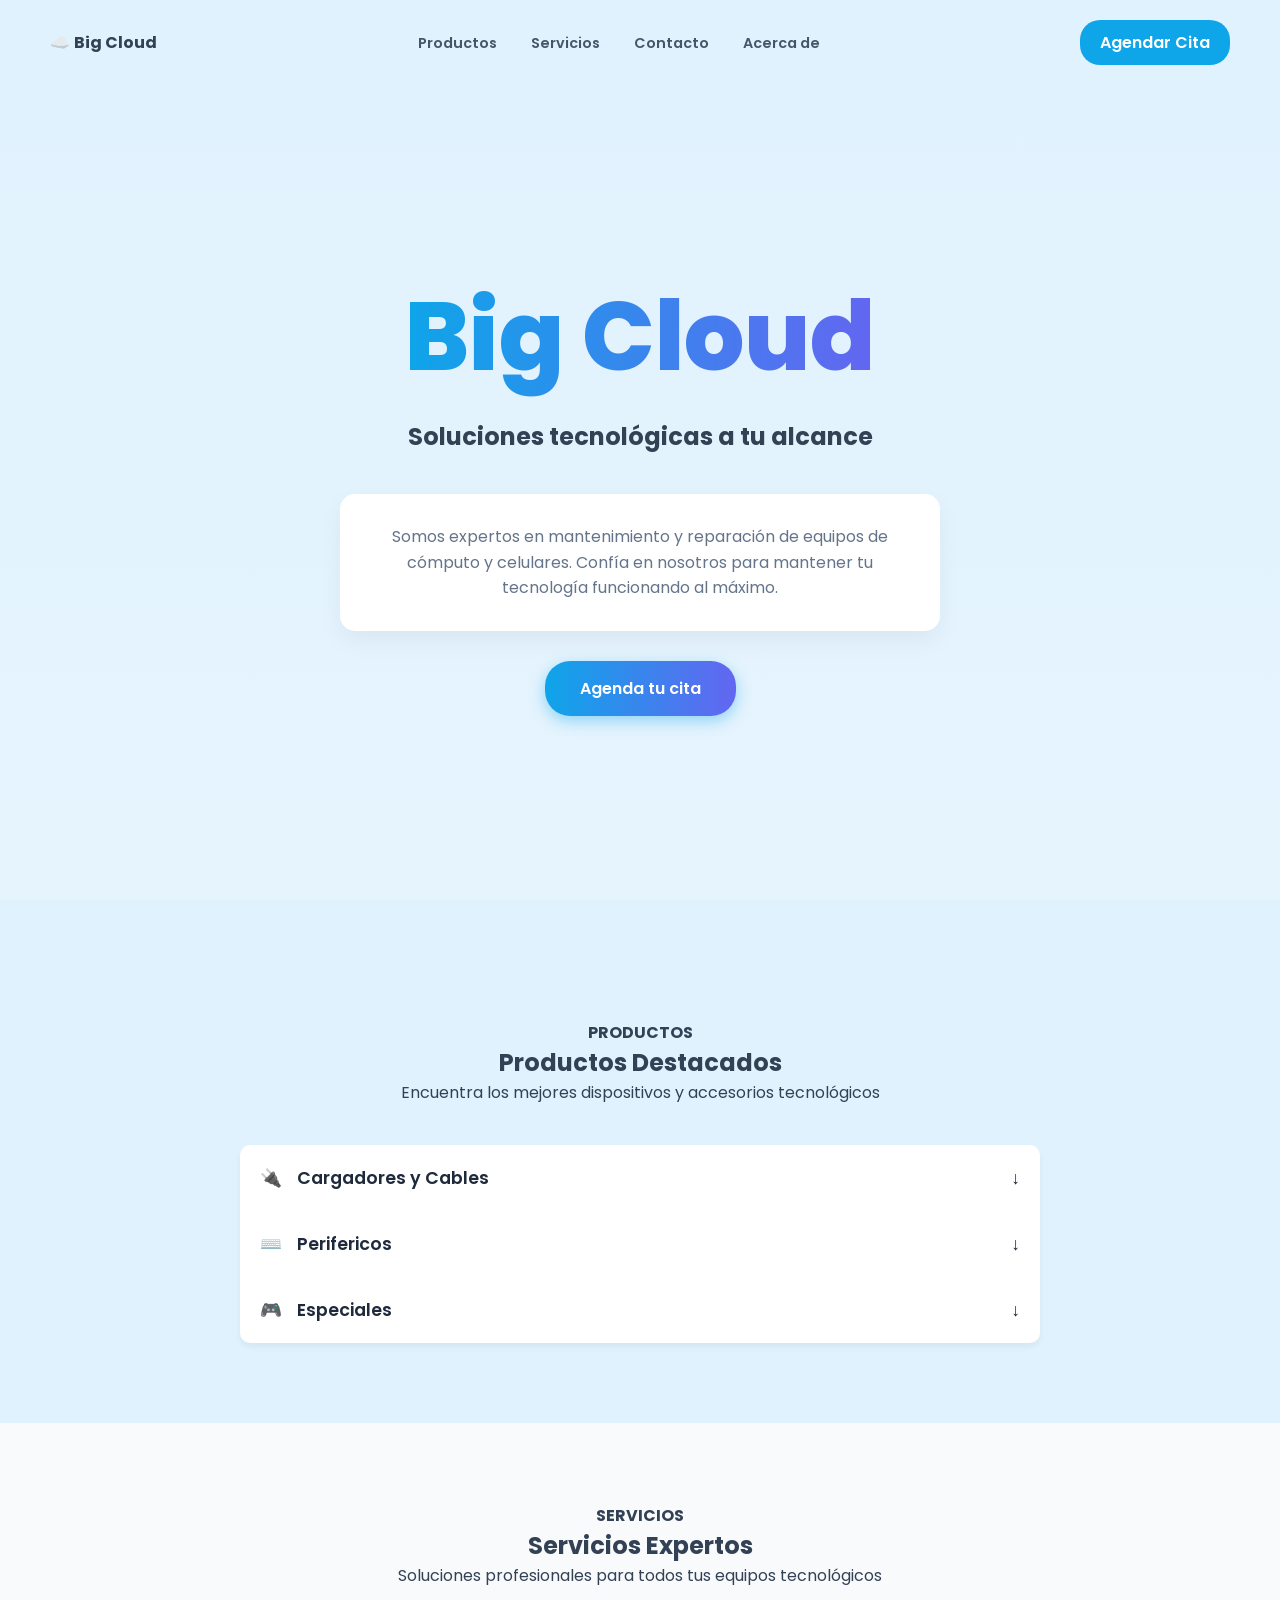
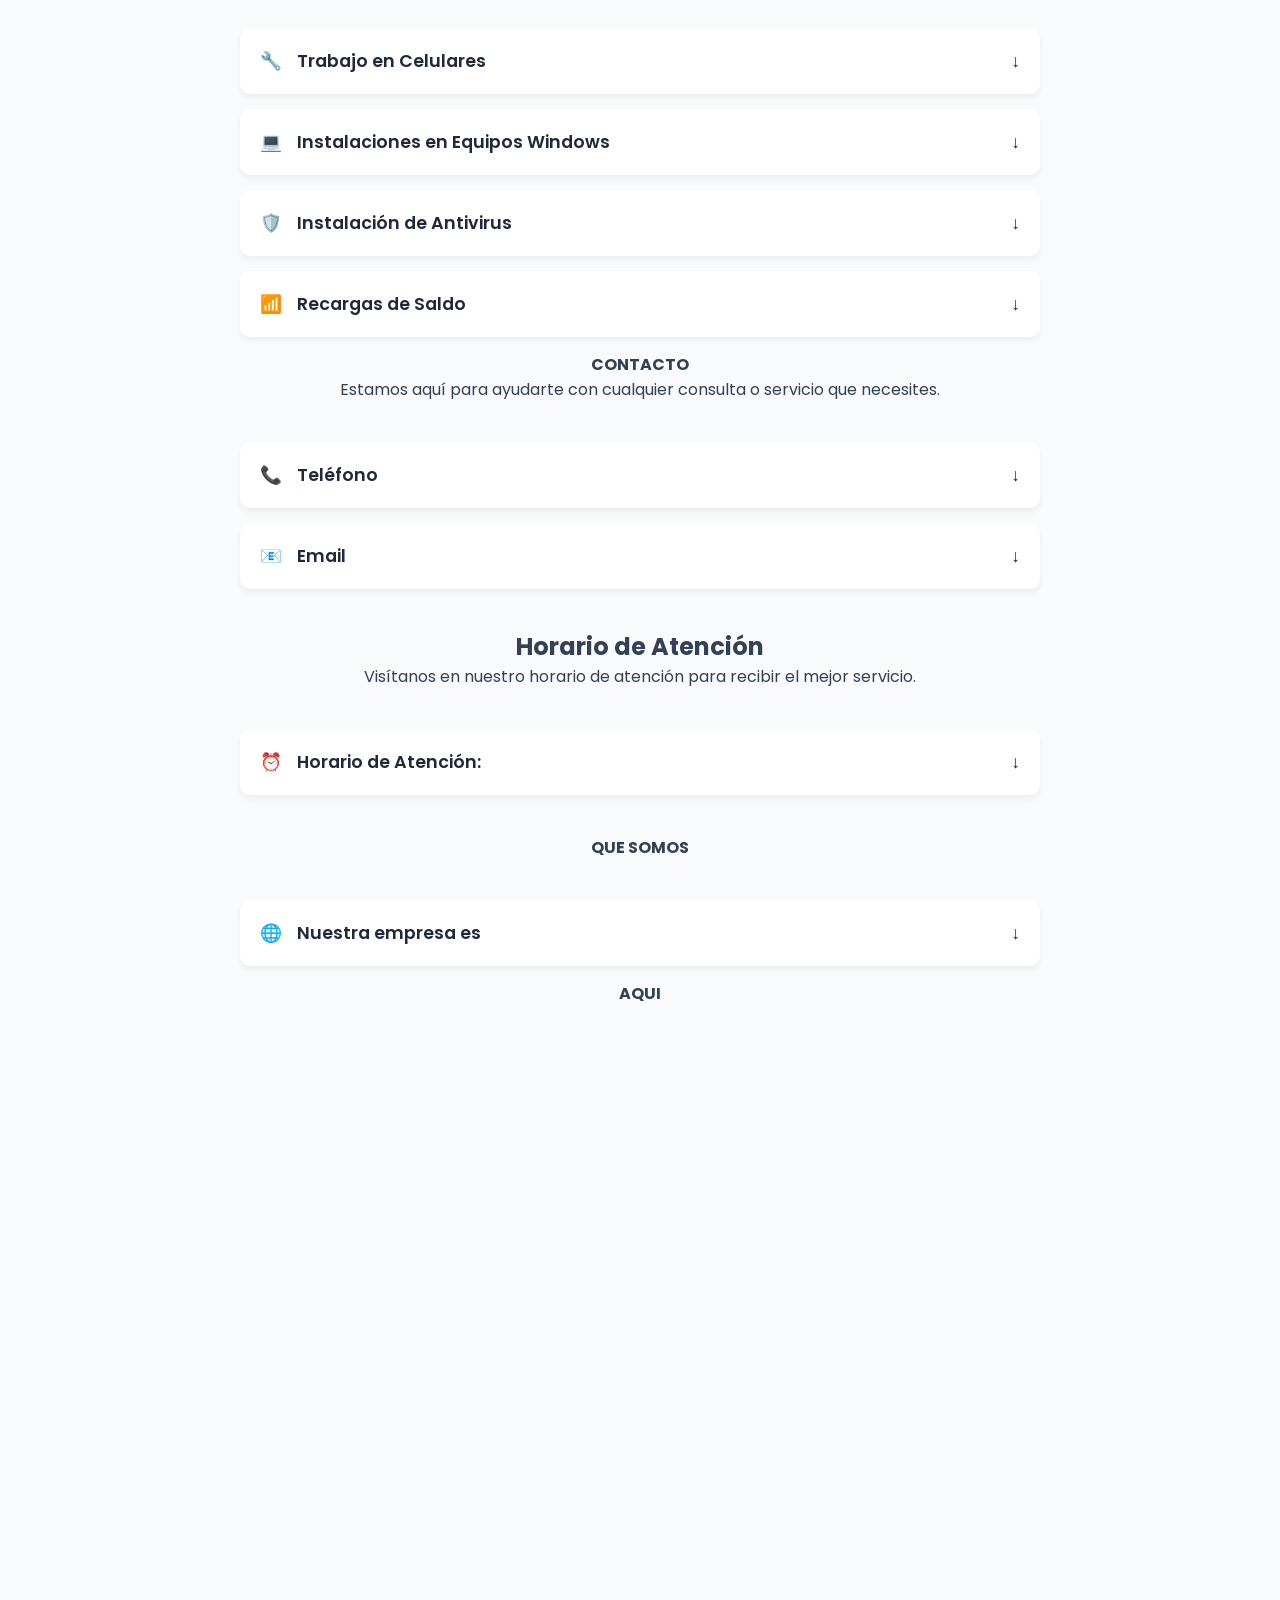
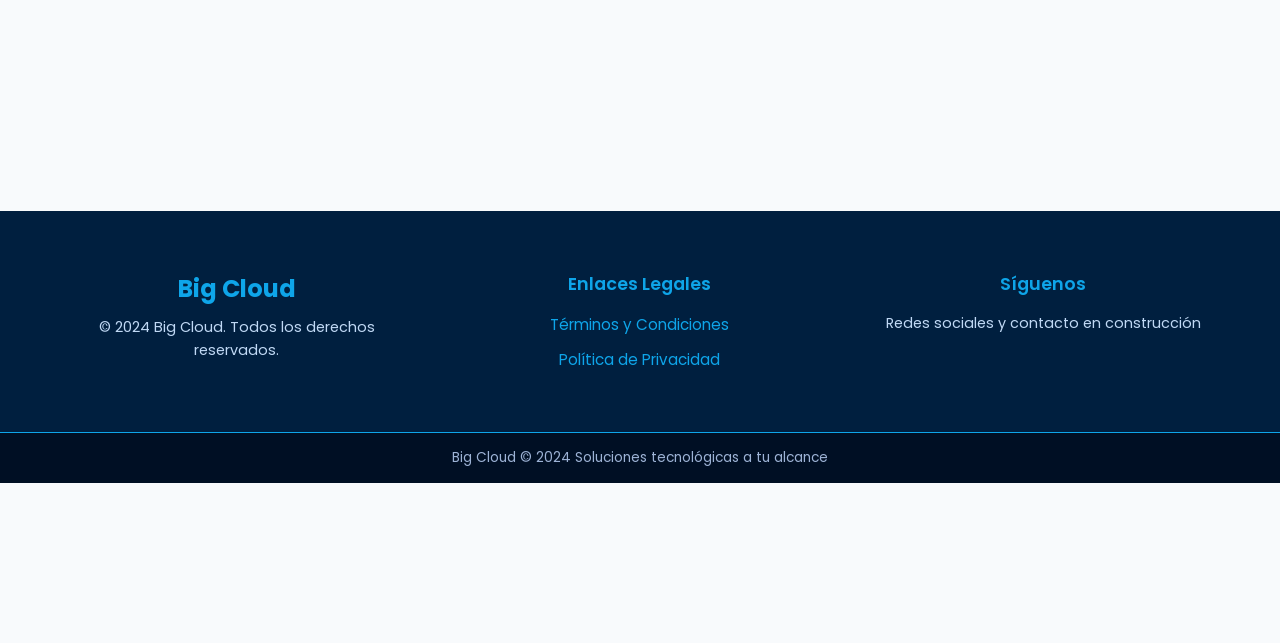
<file: Big cloud/index.html>
<!DOCTYPE html>
<html lang="es">
<head>
    <meta charset="UTF-8">
    <meta name="viewport" content="width=device-width, initial-scale=1.0">
    <title>Big Cloud - Soluciones tecnológicas a tu alcance</title>
    <link href="https://fonts.googleapis.com/css2?family=Poppins:wght@400;600;800&display=swap" rel="stylesheet">
    <link rel="stylesheet" href="styles.css">
</head>
<body>

    <header class="navbar">
        <div class="logo">
            <span class="icon">☁️</span> <strong>Big Cloud</strong>
        </div>
        <nav>
            <a href="#productos">Productos</a>
            <a href="#servicios">Servicios</a>
            <a href="#contacto">Contacto</a>
            <a href="#horario">Acerca de</a>
        </nav>
        <a href="#agendar" class="btn-primary">Agendar Cita</a>
    </header>

    <main>

        </section>
        <section class="hero">
            <h1 class="title-gradient">Big Cloud</h1>
            <h2>Soluciones tecnológicas a tu alcance</h2>
            
            <div class="hero-card">
                <p>Somos expertos en mantenimiento y reparación de equipos de cómputo y celulares. Confía en nosotros para mantener tu tecnología funcionando al máximo.</p>
            </div>
            
            <a href="#agendar" class="btn-hero">Agenda tu cita</a>
        </section>
    </main>
        
        <section id="productos" class="products-container">
            <div class="section-titles">
                <h4>PRODUCTOS</h4>
                <h2>Productos Destacados</h2>
                <p>Encuentra los mejores dispositivos y accesorios tecnológicos</p>
            </div>
            <div class="accordion">
                <div class="accordion-item">
                    <button class="accordion-header">
                        <div class="header-left">
                            <span class="icon-blue">🔌</span>
                            <span>Cargadores y Cables</span>
                        </div>
                        <span class="arrow">↓</span>
                    </button>
                    <div class="accordion-content">
                        <p>Encuentra cargadores y cables de alta calidad para tus dispositivos.</p>
                        <div class="products-list">
                            <!-- Ejemplo de producto: Copia y pega este bloque para agregar más -->
                            <div class="product-card">
                                <img src="sprites/imagenes/8.jpeg" alt="Cable USB-C" class="product-image">
                                <h3>Cable USB-C 1HORA</h3>
                                <p>Cable USB-C de color negro.</p>
                                <p class="price">$20 MXN</p>
                            </div>
                            <!-- Agrega más productos aquí -->
                              <div class="product-card">
                                <img src="sprites/imagenes/7.jpeg" alt="Cable USB-C" class="product-image">
                                <h3>Cable C-C 1HORA</h3>
                                <p>Cable C-C de color negro, 1m de longitud, carga y datos.</p>
                                <p class="price">$60 MXN</p>
                            </div>
                              <div class="product-card">
                                <img src="sprites/imagenes/6.jpeg" alt="Cable USB-C" class="product-image">
                                <h3>Cable C-C 1HORA</h3>
                                <p>Cable C-C de color blanco, 1m de longitud, carga y datos.</p>
                                <p class="price">$60 MXN</p>
                            </div>
                             <div class="product-card">
                                <img src="sprites/imagenes/9.jpeg" alt="Cable USB-C" class="product-image">
                                <h3>Cable USB-M-C-LN 1HORA</h3>
                                <p>Cable USB-M-C-LN de color rojo, 1m de longitud, carga y datos.</p>
                                <p class="price">$110 MXN</p>
                            </div>
                             <div class="product-card">
                                <img src="sprites/imagenes/3.jpeg" alt="Cable USB-C" class="product-image">
                                <h3>Cable USB-C 1HORA</h3>
                                <p>Cable USB-C de color blanco, 1.5m de longitud, carga y datos.</p>
                                <p class="price">$60 MXN</p>
                            </div>
                                <div class="product-card">
                                    <img src="sprites/imagenes/1.jpeg" alt="cargador USB-C" class="product-image">
                                    <h3>Cargador GaN 20W 1HORA</h3>
                                    <p>Cargador GaN 20W de color blanco, para dispositivos compatibles.</p>
                                    <p class="price">$80 MXN</p>
                            </div>
                                <div class="product-card">
                                    <img src="sprites/imagenes/13.jpeg" alt="cargador USB-C" class="product-image">
                                    <h3>Cargador MR1426 MOREKA + cable USB-C</h3>
                                    <p>Cargador MOREKA de cubo 2.4A, 1.5m de longitud, color blanco, para dispositivos compatibles.</p>
                                    <p class="price">$100MXN</p>
                            </div>
                                <div class="product-card">
                                    <img src="sprites/imagenes/5.jpeg" alt="cargador USB-C" class="product-image">
                                    <h3>V8 COMBO CARGADOR 1HORA</h3>
                                    <p>cargador de 10W, 2.0A, 1m de longitud, color blanco, para dispositivos compatibles.</p>
                                    <p class="price">$90 MXN</p> 
                        </div>
                    </div>
                </div>
                <div class="accordion-item">
                    <button class="accordion-header">
                        <div class="header-left">
                            <span class="icon-blue">⌨️</span>
                            <span>Perifericos</span>
                        </div>
                        <span class="arrow">↓</span>
                    </button>
                    <div class="accordion-content">
                        <p>perifericos para mayor comodidad.</p>
                        <div class="products-list">
                            <div class="product-card">
                                <img src="sprites/imagenes/2.jpeg" alt="Mouse Gaming" class="product-image">
                                <h3>mouse buytiti</h3>
                                <p>professional game mouse.</p>
                                <p class="price">$50 MXN</p>
                            </div>
                             <div class="product-card">
                                <img src="sprites/imagenes/12.jpeg" alt="Mouse Gaming" class="product-image">
                                <h3>mini keyboard</h3>
                                <p>teclado mini, movible con touchpad, color negro.</p>
                                <p class="price">$580 MXN</p>
                            </div>
                             <div class="product-card">
                                <img src="sprites/imagenes/11.jpeg" alt="Mouse Gaming" class="product-image">
                                <h3>receptor de audi transhine bluetooth</h3>
                                <p>receptor de audio inalambrico, color negro.</p>
                                <p class="price">$180 MXN</p>
                        </div>
                    </div>
                </div>
                <div class="accordion-item">
                    <button class="accordion-header">
                        <div class="header-left">
                            <span class="icon-blue">🎮</span>
                            <span>Especiales</span>
                        </div>
                        <span class="arrow">↓</span>
                    </button>
                    <div class="accordion-content">
                        <p>Accesorios.</p>
                        <div class="products-list">
                            <!-- Ejemplo de producto -->
                            <div class="product-card">
                                <img src="sprites/imagenes/4.jpeg" alt="Auriculares Gaming" class="product-image">
                                <h3>MAGIC CUBE</h3>
                                <p>Cubo mágico con llaveros</p>
                                <p class="price">$77 MXN</p>
                            </div>
                             <div class="product-card">
                                <img src="sprites/imagenes/10.jpeg" alt="Auriculares Gaming" class="product-image">
                                <h3>bomba de agua</h3>
                                <p> bomba de agua purificadora</p>
                                <p class="price">$60 MXN</p>
                            </div>
                                <div class="product-card">
                                    <img src="sprites/imagenes/14.jpeg" alt="Auriculares Gaming" class="product-image">
                                    <h3>micas de cristal y privacidad</h3>
                                    <p>Descripción: micas de cristal, con función de privacidad,.</p>
                                    <p>el precio depende el modelo</p>
                                    <p class="price">$desde 70 MXN</p>
                        </div>
                    </div>
                </div>
            </div>
        </section>
        <section id="servicios" class="services-container">
    <div class="section-titles">

        <h4>SERVICIOS</h4>
        <h2>Servicios Expertos</h2>
        <p>Soluciones profesionales para todos tus equipos tecnológicos</p>
    </div>

    <div class="accordion">
        
        <div class="accordion-item">
            <button class="accordion-header">
                <div class="header-left">
                    <span class="icon-blue">🔧</span>
                    <span>Trabajo en Celulares</span>
                </div>
                <span class="arrow">↓</span>
            </button>
            <div class="accordion-content">
                <p>Servicios especializados para celulares: liberación, payjoi, flasheo y cambio de IMEI.</p>
                <div class="services-list">
                    <div class="service-card">
                        <h3>Liberación de Celular</h3>
                        <p>Liberación de bloqueo de red para usar con cualquier operador.</p>
                        <p class="price">$desde 350 MXN</p>
                    </div>
                    <div class="service-card">
                        <h3>Payjoi</h3>
                        <p> Servicio de payjoi para celulares.</p>
                        <p class="price">$desde 100 MXN</p>
                    </div>
                    <div class="service-card">
                        <h3>Flasheo de Celular</h3>
                        <p>Actualización o restauración del firmware del celular.</p>
                        <p class="price">$200 MXN</p>
                    </div>
                    <div class="service-card">
                        <h3>Cambio de IMEI</h3>
                        <p>Cambio del número IMEI del dispositivo.</p>
                        <p class="price">$250 MXN</p>
                    </div>
                </div>
            </div>
        </div>

        <div class="accordion-item">
            <button class="accordion-header">
                <div class="header-left">
                    <span class="icon-blue">💻</span>
                    <span>Instalaciones en Equipos Windows</span>
                </div>
                <span class="arrow">↓</span>
            </button>
            <div class="accordion-content">
                <p>Instalación de software en equipos Windows: paquetería Office y programas esenciales.</p>
                <div class="services-list">
                    <div class="service-card">
                        <h3>Instalación de Office</h3>
                        <p>Instalación completa de Microsoft Office (Word, Excel, PowerPoint, etc.).</p>
                        <p class="price">$desde 599 MXN</p>
                    </div>
                    <div class="service-card">
                        <h3>Instalación de WinRAR</h3>
                        <p>Instalación del compresor/descompresor WinRAR.</p>
                        <p class="price">$desde 29 MXN</p>
                    </div>
                    <div class="service-card">
                        <h3>Instalación de Acrobat Reader</h3>
                        <p>Instalación de Adobe Acrobat Reader para visualizar PDFs.</p>
                        <p class="price">$desde 39 MXN</p>
                    </div>
                    <div class="service-card">
                        <h3>Instalación de Corel Draw</h3>
                        <p>Instalación de Corel Draw para diseño gráfico.</p>
                        <p class="price">$desde 159 MXN</p>
                    </div>
                </div>
            </div>
        </div>

        <div class="accordion-item">
            <button class="accordion-header">
                <div class="header-left">
                    <span class="icon-blue">🛡️</span>
                    <span>Instalación de Antivirus</span>
                </div>
                <span class="arrow">↓</span>
            </button>
            <div class="accordion-content">
                <p>Protege tu equipo con la instalación de antivirus de alta calidad.</p>
                <div class="services-list">
                    <div class="service-card">
                        <h3>Instalación de Antivirus Básico</h3>
                        <p> Instalación y configuración de antivirus estándar.</p>
                        <p class="price">$desde 149 MXN</p>
                    </div>
                    <div class="service-card">
                        <h3>Instalación de Antivirus Premium</h3>
                        <p>Instalación de antivirus premium con características avanzadas.</p>
                        <p class="price">$desde 249 MXN</p>
                    </div>
                </div>
            </div>
        </div>

        <div class="accordion-item">
            <button class="accordion-header">
                <div class="header-left">
                    <span class="icon-blue">📶</span>
                    <span>Recargas de Saldo</span>
                </div>
                <span class="arrow">↓</span>
            </button>
            <div class="accordion-content">
                <p>Recargas de saldo para diferentes operadores móviles.</p>
                <p>importante: las recargas son fisicas</p>
                <div class="services-list">
                    <div class="service-card">
                        <h3>Recarga Unefon</h3>
                        <p>Descripción: Recarga de saldo para línea Unefon.</p>
                        <p class="price">$Desde $10 MXN</p>
                    </div>
                    <div class="service-card">
                        <h3>Recarga Telcel</h3>
                        <p>Descripción: Recarga de saldo para línea Telcel.</p>
                        <p class="price">$Desde $10 MXN</p>
                    </div>
                    <div class="service-card">
                        <h3>Recarga Bait</h3>
                        <p>Descripción: Recarga de saldo para línea Bait.</p>
                        <p class="price">$Desde $10 MXN</p>
                    </div>
                    <div class="service-card">
                        <h3>Recarga AT&T</h3>
                        <p>Descripción: Recarga de saldo para línea AT&T.</p>
                        <p class="price">$Desde $10 MXN</p>
                    </div>
                </div>
            </div>
        </div>
        <section id="contacto" class="contact-container">
    <div class="section-titles">
        <h4>CONTACTO</h4>
        <p>Estamos aquí para ayudarte con cualquier consulta o servicio que necesites.</p>
    </div>
    <div class="accordion">
        <div class="accordion-item">
            <button class="accordion-header">
                <div class="header-left">
                    <span class="icon-blue">📞</span>
                    <span>Teléfono</span>
                </div>
                <span class="arrow">↓</span>
            </button>
            <div class="accordion-content">
                <p>Teléfono: +52 961 304 3027</p>
            </div>
        </div>
        <div class="accordion-item">
            <button class="accordion-header">
                <div class="header-left">
                    <span class="icon-blue">📧</span>
                    <span>Email</span>
                </div>
                <span class="arrow">↓</span>
            </button>
            <div class="accordion-content">
                <p>Email: Cbig92321@gmail.com</p>
            </div>
        </div>
    </div>
    <section id="horario" class="hours-container">
    <div class="section-titles">
        <h2>Horario de Atención</h2>
        <p>Visítanos en nuestro horario de atención para recibir el mejor servicio.</p>
    </div>

    <div class="accordion">
        <div class="accordion-item">
            
            <button class="accordion-header">
                <div class="header-left">
                    <span class="icon-blue">⏰</span>
                    <span>Horario de Atención:</span>
                </div>
                <span class="arrow">↓</span>
            </button> <div class="accordion-content">
                <p> Lunes 9:00 AM - 6:00 PM</p>
                <p> Martes 8:00 AM - 7:00 PM</p>
                <P> Miercoles 8:00 AM - 6:00 PM</P>
                <p> Jueves 7:00 AM - 8:00 PM</p>
                <p> Viernes 9:00 AM - 9:00 PM </p>
            </div>
        </div>
    </div>
    <section id="Acercade" class="about">
    <div class="section-titles">
        <h4>QUE SOMOS</h4>
    </div>
    <div class="accordion">
        <div class="accordion-item">
            <button class="accordion-header">
                <div class="header-left">
                    <span class="icon-blue">🌐</span>
                    <span>Nuestra empresa es</span>
                </div>
                <span class="arrow">↓</span>
            </button> <div class="accordion-content">
                <p>LA MAS FIABLE</p>
            </div>
        </div>
        <section id="agendar" class="schedule-container">
    <div class="section-titles">
        <h4>AQUI</h4>
<div class="calendly-inline-widget" data-url="https://calendly.com/lolitolul2345/30min" style="min-width:320px;height:700px;"></div>
<script type="text/javascript" src="https://assets.calendly.com/assets/external/widget.js" async></script>
</section>

    <footer class="footer">
        <div class="footer-content">
            <div class="footer-section">
                <h3>Big Cloud</h3>
                <p>&copy; 2024 Big Cloud. Todos los derechos reservados.</p>
            </div>
            <div class="footer-section">
                <h4>Enlaces Legales</h4>
                <ul>
                    <li><a href="terminos.html" class="footer-link">Términos y Condiciones</a></li>
                    <li><a href="privacidad.html" class="footer-link">Política de Privacidad</a></li>
                </ul>
            </div>
            <div class="footer-section">
                <h4>Síguenos</h4>
                <p>Redes sociales y contacto en construcción</p>
            </div>
        </div>
        <div class="footer-bottom">
            <p>Big Cloud &copy; 2024 Soluciones tecnológicas a tu alcance</p>
        </div>
    </footer>

    <script src="script.js"></script>   

</body>
</html>
</file>
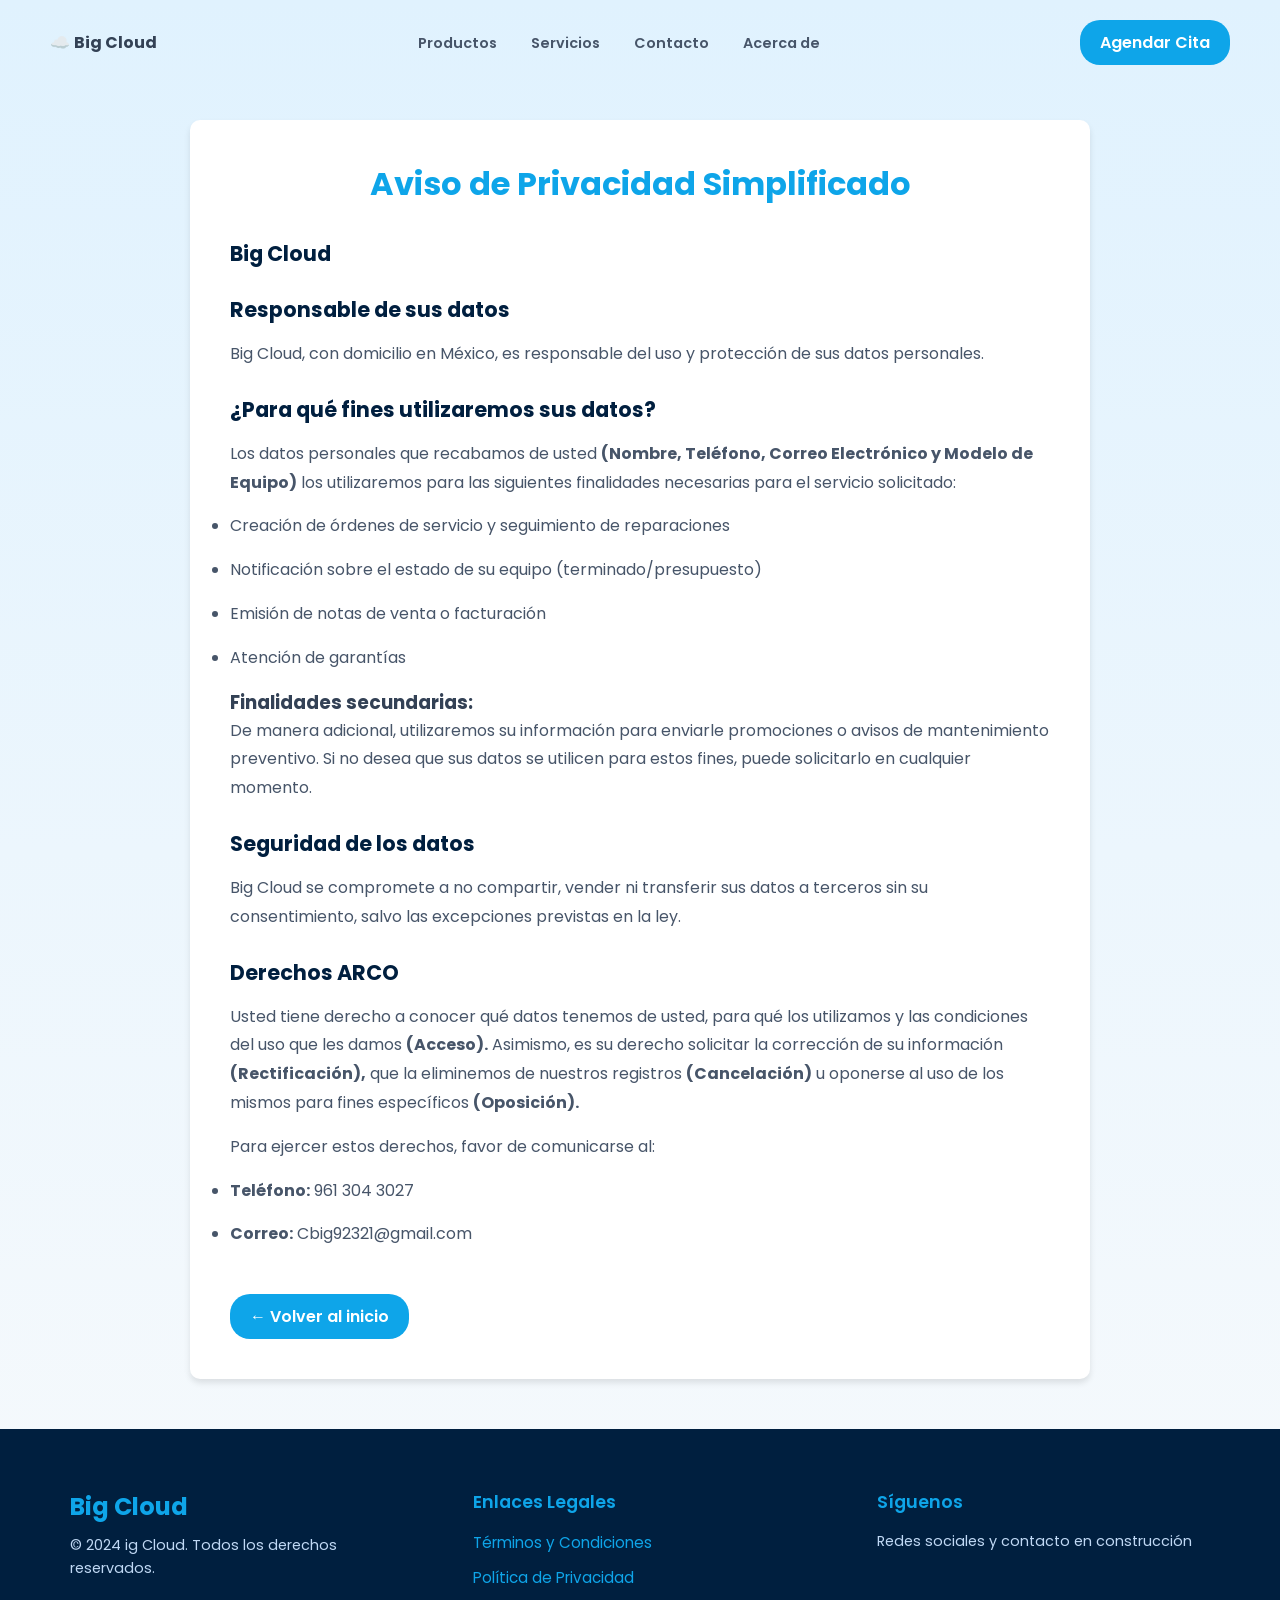
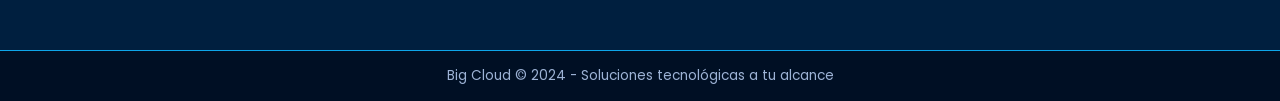
<file: Big cloud/privacidad.html>
<!DOCTYPE html>
<html lang="es">
<head>
    <meta charset="UTF-8">
    <meta name="viewport" content="width=device-width, initial-scale=1.0">
    <title>Política de Privacidad - Big Cloud</title>
    <link href="https://fonts.googleapis.com/css2?family=Poppins:wght@400;600;800&display=swap" rel="stylesheet">
    <link rel="stylesheet" href="styles.css">
    <style>
        .terms-container {
            max-width: 900px;
            margin: 120px auto 50px;
            padding: 40px;
            background-color: white;
            border-radius: 10px;
            box-shadow: 0 4px 6px rgba(0, 0, 0, 0.1);
        }

        .terms-container h1 {
            color: #0ea5e9;
            margin-bottom: 30px;
            text-align: center;
        }

        .terms-container h2 {
            color: #001f3f;
            margin-top: 25px;
            margin-bottom: 15px;
            font-size: 1.3rem;
        }

        .terms-container p {
            line-height: 1.8;
            color: #475569;
            margin-bottom: 15px;
        }

        .terms-container ol {
            margin-left: 20px;
            margin-bottom: 20px;
        }

        .terms-container li {
            margin-bottom: 15px;
            line-height: 1.8;
            color: #475569;
        }

        .back-btn {
            display: inline-block;
            margin-top: 30px;
            padding: 10px 20px;
            background-color: #0ea5e9;
            color: white;
            text-decoration: none;
            border-radius: 20px;
            font-weight: 600;
            transition: background-color 0.3s ease;
        }

        .back-btn:hover {
            background-color: #0284c7;
        }
    </style>
</head>
<body>

    <header class="navbar">
        <div class="logo">
            <span class="icon">☁️</span> <strong>Big Cloud</strong>
        </div>
        <nav>
            <a href="index.html#productos">Productos</a>
            <a href="index.html#servicios">Servicios</a>
            <a href="index.html#contacto">Contacto</a>
            <a href="index.html#horario">Acerca de</a>
        </nav>
        <a href="index.html#agendar" class="btn-primary">Agendar Cita</a>
    </header>

    <div class="terms-container">
        <h1>Aviso de Privacidad Simplificado</h1>
        <h2>Big Cloud</h2>

        <h2>Responsable de sus datos</h2>
        <p>Big Cloud, con domicilio en México, es responsable del uso y protección de sus datos personales.</p>

        <h2>¿Para qué fines utilizaremos sus datos?</h2>
        <p>Los datos personales que recabamos de usted <strong>(Nombre, Teléfono, Correo Electrónico y Modelo de Equipo)</strong> los utilizaremos para las siguientes finalidades necesarias para el servicio solicitado:</p>
        <ul>
            <li>Creación de órdenes de servicio y seguimiento de reparaciones</li>
            <li>Notificación sobre el estado de su equipo (terminado/presupuesto)</li>
            <li>Emisión de notas de venta o facturación</li>
            <li>Atención de garantías</li>
        </ul>

        <h3>Finalidades secundarias:</h3>
        <p>De manera adicional, utilizaremos su información para enviarle promociones o avisos de mantenimiento preventivo. Si no desea que sus datos se utilicen para estos fines, puede solicitarlo en cualquier momento.</p>

        <h2>Seguridad de los datos</h2>
        <p>Big Cloud se compromete a no compartir, vender ni transferir sus datos a terceros sin su consentimiento, salvo las excepciones previstas en la ley.</p>

        <h2>Derechos ARCO</h2>
        <p>Usted tiene derecho a conocer qué datos tenemos de usted, para qué los utilizamos y las condiciones del uso que les damos <strong>(Acceso).</strong> Asimismo, es su derecho solicitar la corrección de su información <strong>(Rectificación),</strong> que la eliminemos de nuestros registros <strong>(Cancelación)</strong> u oponerse al uso de los mismos para fines específicos <strong>(Oposición).</strong></p>

        <p>Para ejercer estos derechos, favor de comunicarse al:</p>
        <ul>
            <li><strong>Teléfono:</strong> 961 304 3027</li>
            <li><strong>Correo:</strong> Cbig92321@gmail.com</li>
        </ul>

        <a href="index.html" class="back-btn">← Volver al inicio</a>
    </div>

    <footer class="footer">
        <div class="footer-content">
            <div class="footer-section">
                <h3>Big Cloud</h3>
                <p>&copy; 2024 ig Cloud. Todos los derechos reservados.</p>
            </div>
            <div class="footer-section">
                <h4>Enlaces Legales</h4>
                <ul>
                    <li><a href="terminos.html" class="footer-link">Términos y Condiciones</a></li>
                    <li><a href="privacidad.html" class="footer-link">Política de Privacidad</a></li>
                </ul>
            </div>
            <div class="footer-section">
                <h4>Síguenos</h4>
                <p>Redes sociales y contacto en construcción</p>
            </div>
        </div>
        <div class="footer-bottom">
            <p>Big Cloud &copy; 2024 - Soluciones tecnológicas a tu alcance</p>
        </div>
    </footer>

</body>
</html>
</file>
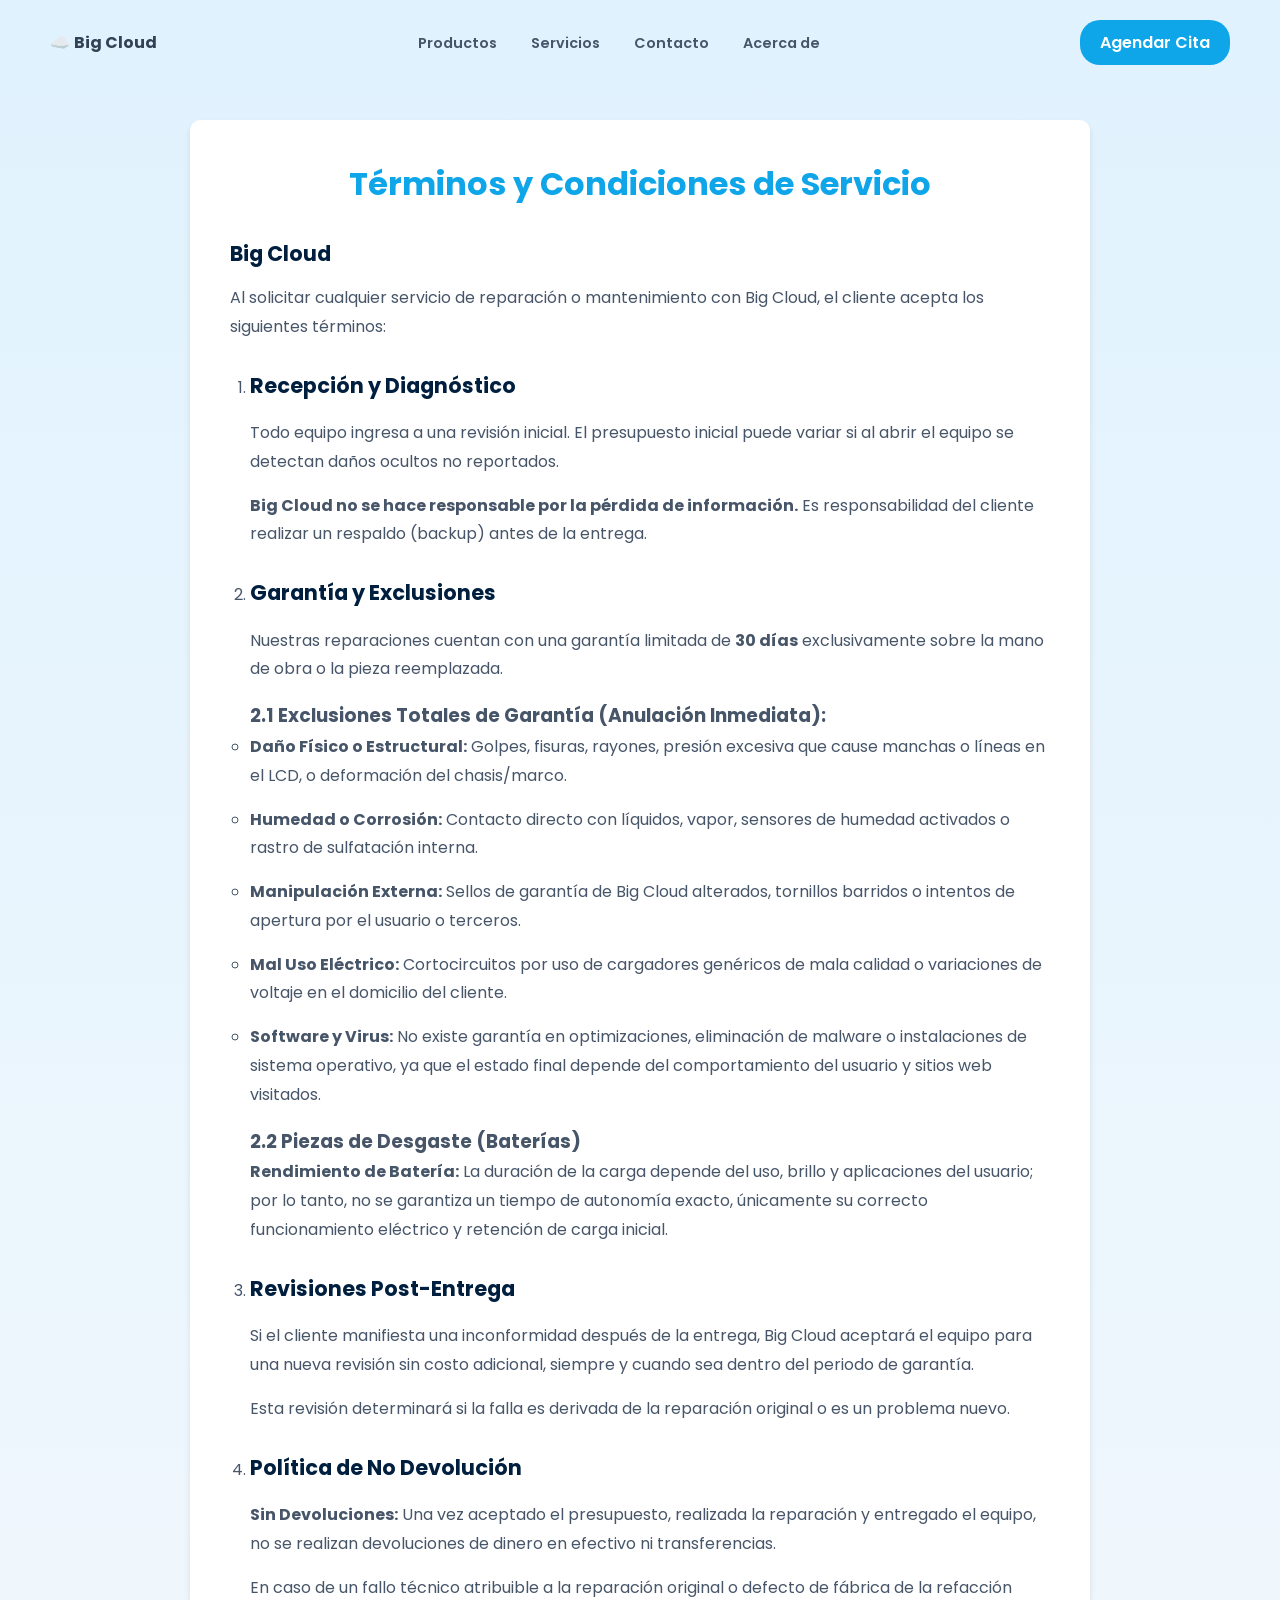
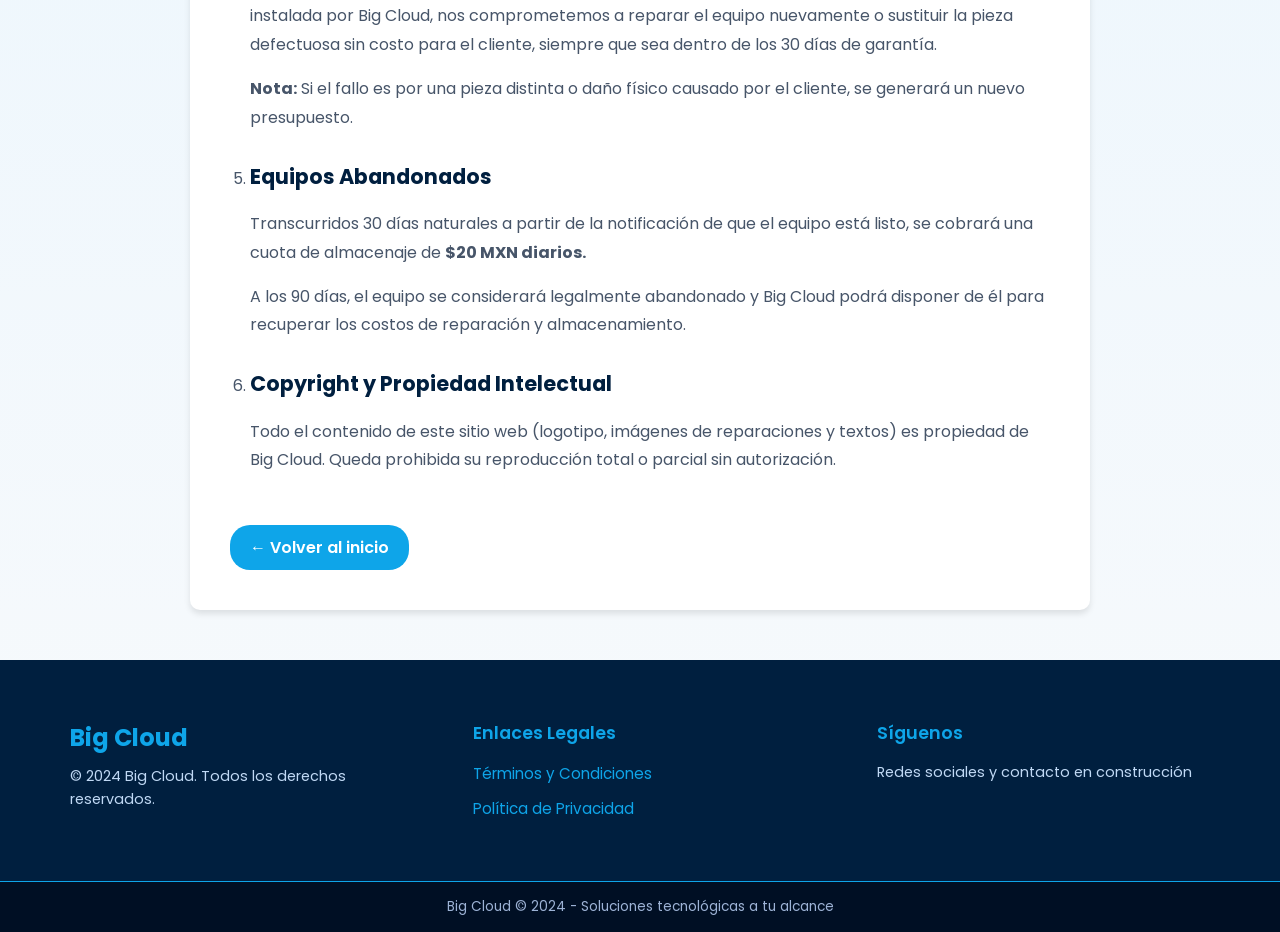
<file: Big cloud/terminos.html>
<!DOCTYPE html>
<html lang="es">
<head>
    <meta charset="UTF-8">
    <meta name="viewport" content="width=device-width, initial-scale=1.0">
    <title>Términos y Condiciones - Big Cloud</title>
    <link href="https://fonts.googleapis.com/css2?family=Poppins:wght@400;600;800&display=swap" rel="stylesheet">
    <link rel="stylesheet" href="styles.css">
    <style>
        .terms-container {
            max-width: 900px;
            margin: 120px auto 50px;
            padding: 40px;
            background-color: white;
            border-radius: 10px;
            box-shadow: 0 4px 6px rgba(0, 0, 0, 0.1);
        }

        .terms-container h1 {
            color: #0ea5e9;
            margin-bottom: 30px;
            text-align: center;
        }

        .terms-container h2 {
            color: #001f3f;
            margin-top: 25px;
            margin-bottom: 15px;
            font-size: 1.3rem;
        }

        .terms-container p {
            line-height: 1.8;
            color: #475569;
            margin-bottom: 15px;
        }

        .terms-container ol {
            margin-left: 20px;
            margin-bottom: 20px;
        }

        .terms-container li {
            margin-bottom: 15px;
            line-height: 1.8;
            color: #475569;
        }

        .back-btn {
            display: inline-block;
            margin-top: 30px;
            padding: 10px 20px;
            background-color: #0ea5e9;
            color: white;
            text-decoration: none;
            border-radius: 20px;
            font-weight: 600;
            transition: background-color 0.3s ease;
        }

        .back-btn:hover {
            background-color: #0284c7;
        }
    </style>
</head>
<body>

    <header class="navbar">
        <div class="logo">
            <span class="icon">☁️</span> <strong>Big Cloud</strong>
        </div>
        <nav>
            <a href="index.html#productos">Productos</a>
            <a href="index.html#servicios">Servicios</a>
            <a href="index.html#contacto">Contacto</a>
            <a href="index.html#horario">Acerca de</a>
        </nav>
        <a href="index.html#agendar" class="btn-primary">Agendar Cita</a>
    </header>

    <div class="terms-container">
        <h1>Términos y Condiciones de Servicio</h1>
        <h2>Big Cloud</h2>

        <p>Al solicitar cualquier servicio de reparación o mantenimiento con Big Cloud, el cliente acepta los siguientes términos:</p>

        <ol>
            <li>
                <h2>Recepción y Diagnóstico</h2>
                <p>Todo equipo ingresa a una revisión inicial. El presupuesto inicial puede variar si al abrir el equipo se detectan daños ocultos no reportados.</p>
                <p><strong>Big Cloud no se hace responsable por la pérdida de información.</strong> Es responsabilidad del cliente realizar un respaldo (backup) antes de la entrega.</p>
            </li>

            <li>
                <h2>Garantía y Exclusiones</h2>
                <p>Nuestras reparaciones cuentan con una garantía limitada de <strong>30 días</strong> exclusivamente sobre la mano de obra o la pieza reemplazada.</p>

                <h3>2.1 Exclusiones Totales de Garantía (Anulación Inmediata):</h3>
                <ul>
                    <li><strong>Daño Físico o Estructural:</strong> Golpes, fisuras, rayones, presión excesiva que cause manchas o líneas en el LCD, o deformación del chasis/marco.</li>
                    <li><strong>Humedad o Corrosión:</strong> Contacto directo con líquidos, vapor, sensores de humedad activados o rastro de sulfatación interna.</li>
                    <li><strong>Manipulación Externa:</strong> Sellos de garantía de Big Cloud alterados, tornillos barridos o intentos de apertura por el usuario o terceros.</li>
                    <li><strong>Mal Uso Eléctrico:</strong> Cortocircuitos por uso de cargadores genéricos de mala calidad o variaciones de voltaje en el domicilio del cliente.</li>
                    <li><strong>Software y Virus:</strong> No existe garantía en optimizaciones, eliminación de malware o instalaciones de sistema operativo, ya que el estado final depende del comportamiento del usuario y sitios web visitados.</li>
                </ul>

                <h3>2.2 Piezas de Desgaste (Baterías)</h3>
                <p><strong>Rendimiento de Batería:</strong> La duración de la carga depende del uso, brillo y aplicaciones del usuario; por lo tanto, no se garantiza un tiempo de autonomía exacto, únicamente su correcto funcionamiento eléctrico y retención de carga inicial.</p>
            </li>

            <li>
                <h2>Revisiones Post-Entrega</h2>
                <p>Si el cliente manifiesta una inconformidad después de la entrega, Big Cloud aceptará el equipo para una nueva revisión sin costo adicional, siempre y cuando sea dentro del periodo de garantía.</p>
                <p>Esta revisión determinará si la falla es derivada de la reparación original o es un problema nuevo.</p>
            </li>

            <li>
                <h2>Política de No Devolución</h2>
                <p><strong>Sin Devoluciones:</strong> Una vez aceptado el presupuesto, realizada la reparación y entregado el equipo, no se realizan devoluciones de dinero en efectivo ni transferencias.</p>
                <p>En caso de un fallo técnico atribuible a la reparación original o defecto de fábrica de la refacción instalada por Big Cloud, nos comprometemos a reparar el equipo nuevamente o sustituir la pieza defectuosa sin costo para el cliente, siempre que sea dentro de los 30 días de garantía.</p>
                <p><strong>Nota:</strong> Si el fallo es por una pieza distinta o daño físico causado por el cliente, se generará un nuevo presupuesto.</p>
            </li>

            <li>
                <h2>Equipos Abandonados</h2>
                <p>Transcurridos 30 días naturales a partir de la notificación de que el equipo está listo, se cobrará una cuota de almacenaje de <strong>$20 MXN diarios.</strong></p>
                <p>A los 90 días, el equipo se considerará legalmente abandonado y Big Cloud podrá disponer de él para recuperar los costos de reparación y almacenamiento.</p>
            </li>

            <li>
                <h2>Copyright y Propiedad Intelectual</h2>
                <p>Todo el contenido de este sitio web (logotipo, imágenes de reparaciones y textos) es propiedad de Big Cloud. Queda prohibida su reproducción total o parcial sin autorización.</p>
            </li>
        </ol>

        <a href="index.html" class="back-btn">← Volver al inicio</a>
    </div>

    <footer class="footer">
        <div class="footer-content">
            <div class="footer-section">
                <h3>Big Cloud</h3>
                <p>&copy; 2024 Big Cloud. Todos los derechos reservados.</p>
            </div>
            <div class="footer-section">
                <h4>Enlaces Legales</h4>
                <ul>
                    <li><a href="terminos.html" class="footer-link">Términos y Condiciones</a></li>
                    <li><a href="privacidad.html" class="footer-link">Política de Privacidad</a></li>
                </ul>
            </div>
            <div class="footer-section">
                <h4>Síguenos</h4>
                <p>Redes sociales y contacto en construcción</p>
            </div>
        </div>
        <div class="footer-bottom">
            <p>Big Cloud &copy; 2024 - Soluciones tecnológicas a tu alcance</p>
        </div>
    </footer>

</body>
</html>
</file>
<file: Big cloud/styles.css>
/* Reset básico y tipografía */
* {
    margin: 0;
    padding: 0;
    box-sizing: border-box;
    font-family: 'Poppins', sans-serif;
}

html, body {
    margin: 0;
    padding: 0;
    width: 100%;
}

body {
    background: linear-gradient(to bottom, #e0f2fe, #f8fafc); /* Fondo sexy */
    color: #334155;
}

/* barra de seleccion, lo que va arriba*/
.navbar {
    display: flex;
    justify-content: space-between;
    align-items: center;
    padding: 20px 50px;
    background-color: transparent;
    position: fixed;
    width: 100%;
    top: 0;
    z-index: 100;
}

.navbar nav a {
    text-decoration: none;
    color: #475569;
    margin: 0 15px;
    font-weight: 600;
    font-size: 0.9rem;
}

.btn-primary {
    background-color: #0ea5e9;
    color: white;
    padding: 10px 20px;
    border-radius: 20px;
    text-decoration: none;
    font-weight: 600;
}

/* esa madre para centrar */
.hero {
    display: flex;
    flex-direction: column;
    align-items: center;
    justify-content: center;
    min-height: 100vh;
    text-align: center;
    padding-top: 80px;
}

.title-gradient {
    font-size: 6rem;
    font-weight: 800;
    /* Efecto de difuminado*/
    background: linear-gradient(90deg, #0ea5e9, #6366f1);
    -webkit-background-clip: text;
    background-clip: text;
    -webkit-text-fill-color: transparent;
    margin-bottom: 10px;
}

.hero h2 {
    font-size: 1.5rem;
    color: #334155;
    margin-bottom: 40px;
}

.hero-card {
    background-color: white;
    padding: 30px 40px;
    border-radius: 15px;
    box-shadow: 0 10px 25px rgba(0,0,0,0.05);
    max-width: 600px;
    margin-bottom: 30px;
}

.hero-card p {
    color: #64748b;
    line-height: 1.6;
}

.btn-hero {
    background: linear-gradient(90deg, #0ea5e9, #6366f1);
    color: white;
    padding: 15px 35px;
    border-radius: 25px;
    text-decoration: none;
    font-weight: 600;
    box-shadow: 0 5px 15px rgba(14, 165, 233, 0.4);
}
.services-container {
    padding: 80px 50px;
    background-color: #f8fafc;
    text-align: center;
}

.accordion {
    max-width: 800px;
    margin: 40px auto;
    display: flex;
    flex-direction: column;
    gap: 15px; /* separacion de cada cosa*/
}

.accordion-item {
    background-color: white;
    border-radius: 10px;
    box-shadow: 0 4px 6px rgba(0,0,0,0.05);
    overflow: hidden;
}

.accordion-header {
    width: 100%;
    padding: 20px;
    background: none;
    border: none;
    display: flex;
    justify-content: space-between;
    align-items: center;
    font-size: 1.1rem;
    font-weight: 600;
    color: #1e293b;
    cursor: pointer;
    transition: background-color 0.3s ease;
}

.header-left {
    display: flex;
    align-items: center;
    gap: 15px;
}

/* inicio de todo*/
.accordion-content {
    max-height: 0;
    overflow: hidden;
    transition: max-height 0.4s ease-out;
    background-color: white;
    text-align: left;
}

.accordion-content p {
    padding: 0 20px 20px 55px;
    color: #64748b;
}

/* movimiento de flecha*/
.arrow {
    transition: transform 0.3s ease;
}

/* sin esto no cala */
.accordion-header.active .arrow {
    transform: rotate(180deg);
}
.section-titles {
    text-align: center;
    margin-bottom: 40px;
}

.products-container {
    padding-top: 120px; 
    padding-bottom: 40px;
    background-color: #e0f2fe; /* el otra cosa del fondo */
}

/* Estilos para la lista de productos */
.products-list {
    display: flex;
    flex-wrap: wrap;
    gap: 20px;
    justify-content: center;
    padding: 20px;
}

/* Estilos para cada tarjeta de producto */
.product-card {
    background-color: white;
    border: 1px solid #e2e8f0;
    border-radius: 10px;
    box-shadow: 0 4px 6px rgba(0, 0, 0, 0.1);
    width: 250px;
    padding: 15px;
    text-align: center;
    transition: transform 0.3s ease, box-shadow 0.3s ease;
}

.product-card:hover {
    transform: translateY(-5px);
    box-shadow: 0 8px 15px rgba(0, 0, 0, 0.15);
}

/* Estilos para la imagen del producto */
.product-image {
    width: 100%;
    height: 150px;
    object-fit: cover;
    border-radius: 8px;
    margin-bottom: 10px;
}

/* Estilos para el título del producto */
.product-card h3 {
    font-size: 1.2rem;
    font-weight: 600;
    color: #1e293b;
    margin-bottom: 10px;
}

/* Estilos para la descripción */
.product-card p {
    font-size: 0.9rem;
    color: #64748b;
    line-height: 1.5;
    margin-bottom: 10px;
}

.product-card .price {
    font-size: 1.1rem;
    font-weight: 700;
    color: #0ea5e9;
}

/* Estilos para el precio */
.price {
    font-size: 1.1rem;
    font-weight: 700;
    color: #0ea5e9;
}

/* Estilos para la lista de servicios */
.services-list {
    display: flex;
    flex-wrap: wrap;
    gap: 20px;
    justify-content: center;
    padding: 20px;
}

/* Estilos para cada tarjeta de servicio */
.service-card {
    background-color: white;
    border: 1px solid #e2e8f0;
    border-radius: 10px;
    box-shadow: 0 4px 6px rgba(0, 0, 0, 0.1);
    width: 300px;
    padding: 15px;
    text-align: center;
    transition: transform 0.3s ease, box-shadow 0.3s ease;
}

.service-card:hover {
    transform: translateY(-5px);
    box-shadow: 0 8px 15px rgba(0, 0, 0, 0.15);
}

/* Estilos para el título del servicio */
.service-card h3 {
    font-size: 1.2rem;
    font-weight: 600;
    color: #1e293b;
    margin-bottom: 10px;
}

/* Estilos para la descripción del servicio */
.service-card p {
    font-size: 0.9rem;
    color: #64748b;
    line-height: 1.5;
    margin-bottom: 10px;
}

/* Estilos para el precio del servicio */
.service-card .price {
    font-size: 1.1rem;
    font-weight: 700;
    color: #0ea5e9;
}

/* Estilos para el Final */
footer.footer {
    background-color: #001f3f;
    color: white;
    padding: 40px 0 0 0;
    margin: 0;
    margin-top: 50px;
    width: 100vw;
    position: relative;
    left: 50%;
    right: 50%;
    margin-left: -50vw;
    margin-right: -50vw;
}

.footer-content {
    display: flex;
    flex-wrap: wrap;
    justify-content: space-around;
    width: 100%;
    padding: 0 50px;
    gap: 30px;
}

.footer-section {
    flex: 1;
    min-width: 250px;
    padding: 20px;
}

.footer-section h3 {
    font-size: 1.5rem;
    font-weight: 700;
    color: #0ea5e9;
    margin-bottom: 10px;
}

.footer-section h4 {
    font-size: 1.1rem;
    font-weight: 600;
    color: #0ea5e9;
    margin-bottom: 15px;
}

.footer-section p {
    font-size: 0.9rem;
    color: #c0d9f5;
    line-height: 1.6;
}

.footer-section ul {
    list-style: none;
    padding: 0;
}

.footer-section ul li {
    margin-bottom: 10px;
}

.footer-link {
    color: #0ea5e9;
    text-decoration: none;
    font-size: 0.95rem;
    transition: color 0.3s ease;
}

.footer-link:hover {
    color: #60e0ff;
    text-decoration: underline;
}

.footer-bottom {
    background-color: #000f24;
    text-align: center;
    padding: 15px 20px;
    border-top: 1px solid #0ea5e9;
    margin-top: 30px;
    font-size: 0.85rem;
    color: #9db3d6;
}
</file>
